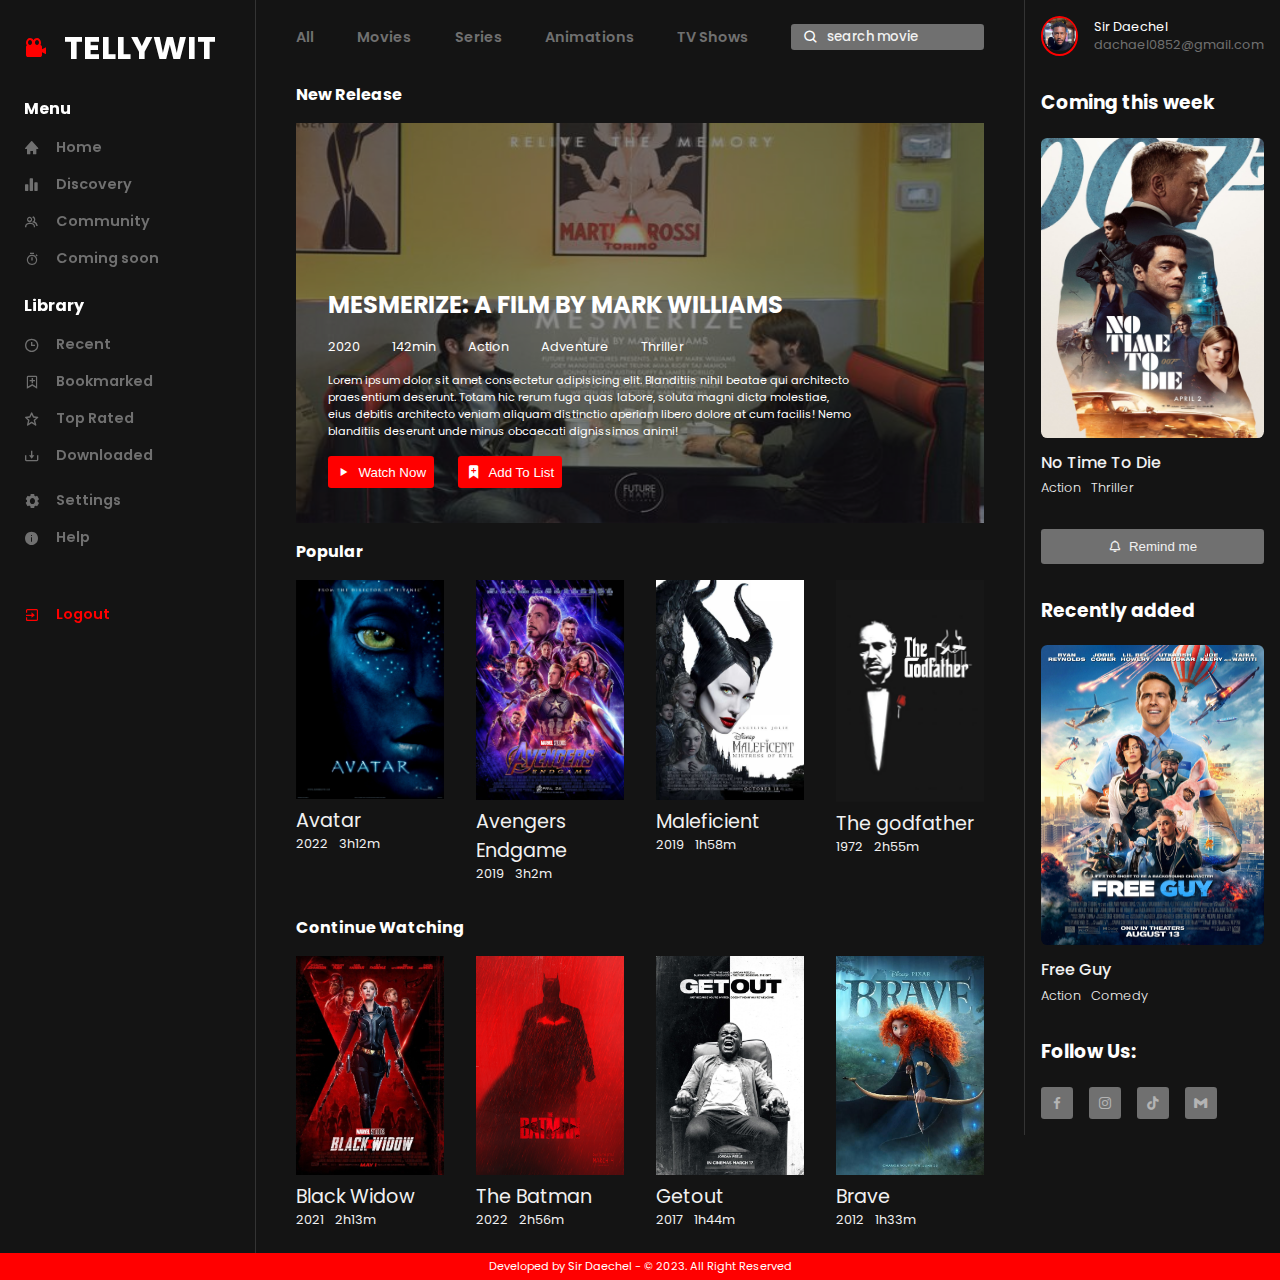
<file: index.html>
<!DOCTYPE html>
<html lang="en">
<head>
    <meta charset="UTF-8">

    <meta http-equiv="X-UA-Compatible" content="IE=edge">

    <meta name="viewport" content="width=device-width, initial-scale=1.0">

    <!--========================= SWIPWER JS ===========================-->

    <link rel="stylesheet" href="https://cdn.jsdelivr.net/npm/swiper@10/swiper-bundle.min.css" />

    <!--========================== BOXICON ==========================-->
    <link rel="stylesheet" href="https://cdn.jsdelivr.net/npm/boxicons@latest/css/boxicons.min.css">

    <link rel="stylesheet" href="css/styles.css">

    <title>Movie Landing Page</title>
</head>

<body>

<main>
<!--========================== 1ST SECTION ==========================-->
    <!-- navbar -->
    <section class="navbar">

        <div class="navbar_to_fixed">


            <div class="header_btn">
    
                <i class='bx bx-menu toggle_menu'></i>
    
                <div class="logo">
                    <i class='bx bxs-camera-movie logoicon'></i>
                    <h1 class="title">tellywit</h1>
                </div>
    
                <div class="user_photo_nav_btn_header">
                    <img class="user_photo" src="images/photo (1).png" alt="user photo" srcset="">
                </div>
    
            </div>
            
            <div class="navbar_flex">
    
                <div class="navigation_btn">
        
                    <i class='bx bx-menu toggle_menu'></i>
        
                    <div class="logo">
                        <i class='bx bxs-camera-movie logoicon'></i>
                        <h1 class="title">tellywit</h1>
                    </div>
        
                    <!-- <div class="user_photo_nav_btn">
                        <img class="user_photo" src="images/photo (1).png" alt="user photo" srcset="">
                    </div> -->
        
                </div>
        
                <div class="nav">
        
                    <div class="nav_main">
        
        
                        <div class="nav_items">
        
                            <div class="nav1">
        
                                <h3 class="nav_title">Menu</h3>
        
                                <div class="nav_item">
                                    <i class='bx bxs-home'></i>
                                    <p class="nav_name">Home</p>
                                </div>
        
                                <div class="nav_item">
                                    <i class='bx bxs-bar-chart-alt-2'></i>
                                    <p class="nav_name">Discovery</p>
                                </div>
        
                                <div class="nav_item">
                                    <i class='bx bx-group'></i>
                                    <p class="nav_name">Community</p>
                                </div>
        
                                <div class="nav_item">
                                    <i class='bx bx-stopwatch'></i>
                                    <p class="nav_name">Coming soon</p>
                                </div>
        
                            </div>
        
                            <div class="nav2">
        
                                <h3 class="nav_title">Library</h3>
                                        
                                <div class="nav_item">
                                    <i class='bx bx-time'></i>
                                    <p class="nav_name">Recent</p>
                                </div>
        
                                <div class="nav_item">
                                    <i class='bx bx-bookmark-plus'></i>
                                    <p class="nav_name">Bookmarked</p>
                                </div>
        
                                <div class="nav_item">
                                    <i class='bx bx-star'></i>
                                    <p class="nav_name">Top Rated</p>
                                </div>
        
                                <div class="nav_item">
                                    <i class='bx bx-download' ></i>
                                    <p class="nav_name">Downloaded</p>
                                </div>
        
                            </div>
        
                            <div class="nav3">
        
                                <div class="nav_item">
                                    <i class='bx bxs-cog'></i>
                                    <p class="nav_name">Settings</p>
                                </div>
        
                                <div class="nav_item">
                                    <i class='bx bxs-info-circle'></i>
                                    <p class="nav_name">Help</p>
                                </div>
        
                            </div>
        
                        </div>
        
                    </div>
        
                    <div class="nav_footer">
                        <i class='bx bx-exit'></i>
                        <p class="logout">Logout</p>
                    </div>
    
                    <i class='bx bx-x close'></i>
        
                </div>
    
    
            </div>

        </div>

    </section>


<!--========================== 2ND SECTION ==========================-->

<!--============== CATEGORY ================-->

    <section class="category">

        <div class="category_container">

            <div class="category_main">
                <p class="all_cate cate_title">All</p>
                <p class="movies_cate cate_title">Movies</p>
                <p class="series_cate cate_title">Series</p>
                <p class="anime_cate cate_title">Animations</p>
                <p class="shows_cate cate_title">TV Shows</p>
                <form action="" class="searchbar" id="search-bar">
                    <div class="search_input_content">
                        <i class='bx bx-search searchicon'></i>
                        <input class="searchinput" type="text" placeholder="search movie">
                    </div>
                    <i class='bx bx-x searchclose'></i>
                </form>
            </div>

<!--=========== HERO SECTION =================-->

            <h3 class="new_release">New Release</h3>

            <div class="heroimg">

                <div class="overlay">

                    <img class="hero_img" src="images/photo (12).jpg" alt="hero image" srcset="">
                
                </div>

                <div class="hero_content">

                    <p class="hero_title">mesmerize: a film by mark williams</p>

                    <div class="herodetails">
                        <p class="hero_year">2020</p>
                        <p class="hero_duration">142min</p>
                        <p class="hero_genre1">action</p>
                        <p class="genre2">adventure</p>
                        <p class="hero_genre3">thriller</p>
                    </div>

                    <p class="hero_info">Lorem ipsum dolor sit amet consectetur adipisicing elit. Blanditiis nihil beatae qui architecto praesentium deserunt. Totam hic rerum fuga quas labore, soluta magni dicta molestiae, eius debitis architecto veniam aliquam distinctio aperiam libero dolore at cum facilis! Nemo blanditiis deserunt unde minus obcaecati dignissimos animi!</p>

                    <div class="herobtns">

                        <button class="herobtn1 herobtn">
                            <i class='bx bx-play hero_play_btn'></i>
                            <p>Watch Now</p>
                        </button>

                        <button class="herobtn2 herobtn">
                            <i class='bx bxs-bookmark-plus hero_bookmark_btn'></i>
                            <p>Add To List</p>
                        </button>

                    </div>

                </div>

            </div>


<!--============== MOVIE LIST ================-->


            <div class="popular">

                <h3 class="popular_title">Popular</h3>

                <div class="movie_list" id="movielist">

                    <!-- <div class="movie_list_container" id="movie-list-container">

                        <img class="movie_thumbnail" id="movie-thumbnail" src="images/Avatar.jpg" alt="Avatar">

                        <p class="movie_list_title" id="movie-list-title">Avatar</p>

                        <div class="movie_list_info" id="movie-list-info">
                            <p class="year_of_release" id="year-of-release">2021</p>
                            <p class="movie_list_duration" id="movie-list-duration">3h12m</p>
                        </div>

                    </div> -->

                </div>

            </div>





            <div class="continue_watching">

                <h3 class="continue_watching_title">Continue watching</h3>

                <div class="movie_list" id="continue-watching">

                    <!-- <div class="movie_list_container" id="movie-list-container">

                        <img class="movie_thumbnail" id="movie-thumbnail" src="images/Avatar.jpg" alt="Avatar">

                        <p class="movie_list_title" id="movie-list-title">Avatar</p>

                        <div class="movie_list_info" id="movie-list-info">
                            <p class="year_of_release" id="year-of-release">2021</p>
                            <p class="movie_list_duration" id="movie-list-duration">3h12m</p>
                        </div>

                    </div> -->

                </div>

            </div>
            
        </div>

    </section>


<!--========================== 3RD SECTION ==========================-->



    <section class="user_rec">

        <div class="user_rec_container">

            <div class="usermain">

                <div class="user_photo_container">
                    <img class="user_photo" src="images/photo (1).png" alt="user photo" srcset="">
                </div>

                <div class="user_info">
                    <p class="user_name">Sir Daechel</p>
                    <p class="user_mail">dachael0852@gmail.com</p>
                </div>

            </div>

            <div class="coming_soon">
                <h3 class="coming_soon_title">Coming this week</h3>
                <img class="coming_soon_img" src="images/photo (2).png" alt="coming this week">
                <h4 class="coming_soon_movie_name">No Time To Die</h4>
                <div class="coming_soon_movie_info">
                    <p class="coming_soon_movie_info_genre">Action</p>
                    <p class="coming_soon_movie_info_genre">Thriller</p>
                </div>
            </div>

            <button class="remind_me">
                <i class='bx bx-bell'></i>
                <p class="remind_me_title">Remind me</p>
            </button>

            <div class="recently_added">
                <h3 class="recently_added_title">Recently added</h3>
                <img class="recently_added_img" src="images/photo (8).jpg" alt="recently added">
                <h4 class="recently_added_movie_name">Free Guy</h4>
                <div class="recently_added_movie_info">
                    <p class="recently_added_movie_info_genre">Action</p>
                    <p class="recently_added_movie_info_genre">Comedy</p>
                </div>
            </div>

            <div class="follow_us">
                <h3 class="follow_us_title">Follow Us:</h3>
                <div class="socials">
                    <i class='bx bxl-facebook social'></i>
                    <i class='bx bxl-instagram social'></i>
                    <i class='bx bxl-tiktok social'></i>
                    <i class='bx bxl-gmail social'></i>
                </div>
            </div>


        </div>

    </section>

    <div class="account_data">

        <div class="user_profile">
            <i class='bx bxs-user'></i>
            <div class="user_profile_name">Profile</div>
        </div>
    
        <div class="nav_item">
            <i class='bx bxs-cog'></i>
            <p class="nav_name">Settings</p>
        </div>
    
        <div class="nav_item">
            <i class='bx bxs-info-circle'></i>
            <p class="nav_name">Help</p>
        </div>
    
        <div class="nav_footer_in_account_data">
            <i class='bx bx-exit'></i>
            <p class="logout">Logout</p>
        </div>

        <i class='bx bx-x account_close'></i>

    </div>

</main>


<footer>
    <div class="copyright">
        <p class="copyright_text">Developed by Sir Daechel - &copy; 2023. All Right Reserved</p>
    </div>
</footer>


<!-- js script -->
    <script src="javascript/app.js"></script>

    <script src="https://cdn.jsdelivr.net/npm/swiper@10/swiper-bundle.min.js"></script>

</body>
</html>
</file>
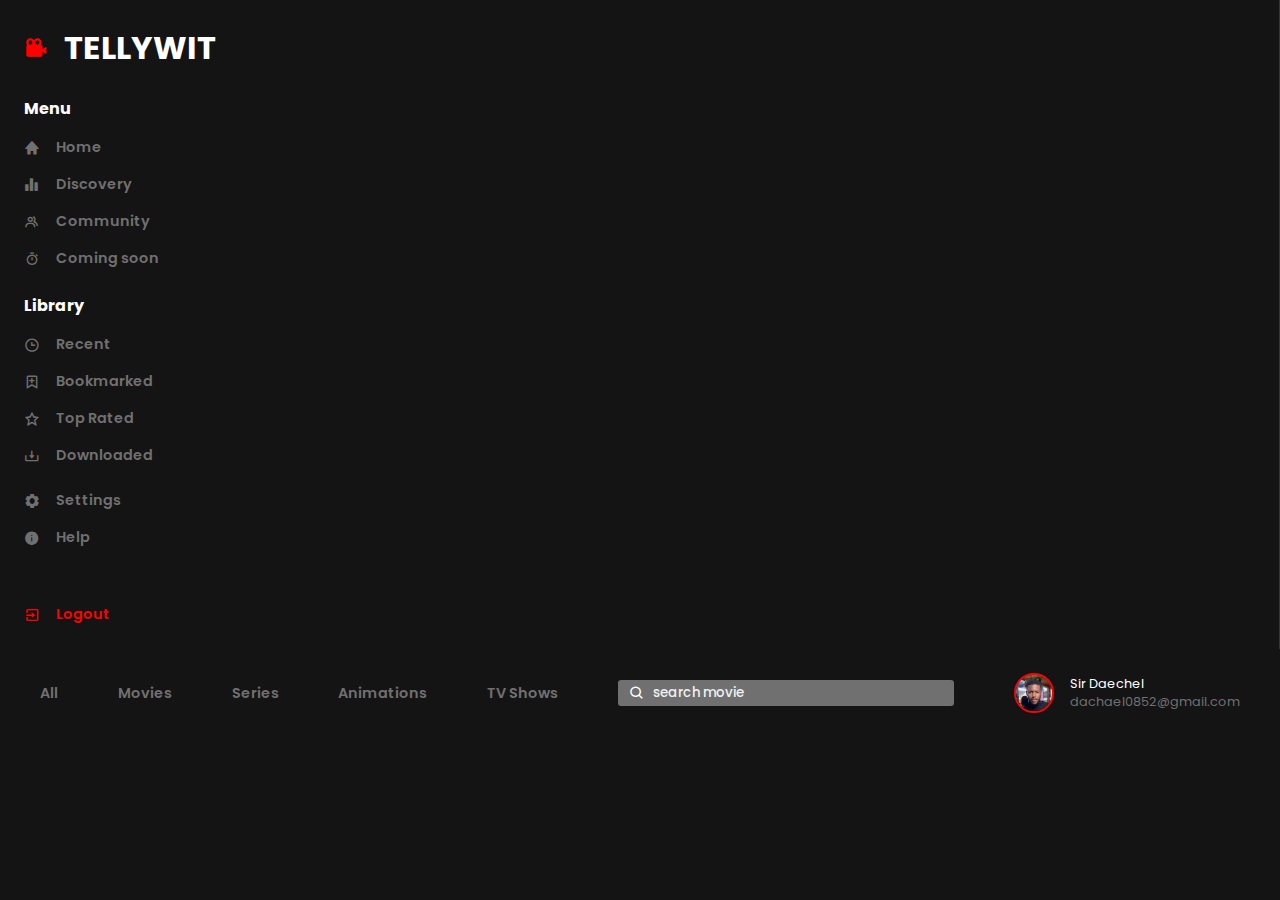
<file: moviepage.html>
<!DOCTYPE html>
<html lang="en">
<head>
    <meta charset="UTF-8">

    <meta http-equiv="X-UA-Compatible" content="IE=edge">

    <meta name="viewport" content="width=device-width, initial-scale=1.0">

    <!--========================== BOXICON ==========================-->
    <link rel="stylesheet" href="https://cdn.jsdelivr.net/npm/boxicons@latest/css/boxicons.min.css">

    <link rel="stylesheet" href="css/styles.css">

    <title>Movie View Page</title>

</head>
<body>

    <wrapper>

        <!--========================== 1ST SECTION ==========================-->
            <!-- navbar -->
            <section class="navbar">
        
                <div class="nav_container">
        
                    <div class="nav">
        
                        <div class="nav_main">
        
                            <div class="logo">
                                <i class='bx bxs-camera-movie logoicon'></i>
                                <h1 class="title">tellywit</h1>
                            </div>
        
                            <div class="nav_items">
        
                                <div class="nav1">
        
                                    <h3 class="nav_title">Menu</h3>
        
                                    <div class="nav_item">
                                        <i class='bx bxs-home'></i>
                                        <p class="nav_name">Home</p>
                                    </div>
        
                                    <div class="nav_item">
                                        <i class='bx bxs-bar-chart-alt-2'></i>
                                        <p class="nav_name">Discovery</p>
                                    </div>
        
                                    <div class="nav_item">
                                        <i class='bx bx-group'></i>
                                        <p class="nav_name">Community</p>
                                    </div>
        
                                    <div class="nav_item">
                                        <i class='bx bx-stopwatch'></i>
                                        <p class="nav_name">Coming soon</p>
                                    </div>
        
                                </div>
        
                                <div class="nav2">
        
                                    <h3 class="nav_title">Library</h3>
                                    
                                    <div class="nav_item">
                                        <i class='bx bx-time'></i>
                                        <p class="nav_name">Recent</p>
                                    </div>
        
                                    <div class="nav_item">
                                        <i class='bx bx-bookmark-plus'></i>
                                        <p class="nav_name">Bookmarked</p>
                                    </div>
        
                                    <div class="nav_item">
                                        <i class='bx bx-star'></i>
                                        <p class="nav_name">Top Rated</p>
                                    </div>
        
                                    <div class="nav_item">
                                        <i class='bx bx-download' ></i>
                                        <p class="nav_name">Downloaded</p>
                                    </div>
        
                                </div>
        
                                <div class="nav3">
        
                                    <div class="nav_item">
                                        <i class='bx bxs-cog'></i>
                                        <p class="nav_name">Settings</p>
                                    </div>
        
                                    <div class="nav_item">
                                        <i class='bx bxs-info-circle'></i>
                                        <p class="nav_name">Help</p>
                                    </div>
        
                                </div>
        
                            </div>
        
                        </div>
        
                        <div class="nav_footer">
                            <i class='bx bx-exit'></i>
                            <p class="logout">Logout</p>
                        </div>
        
                    </div>
        
                </div>
        
            </section>
        
        
        <!--========================== 2ND SECTION ==========================-->
        
        <!--============== CATEGORY ================-->
        
            <section class="category">
        
                <div class="category_container">
        
                    <div class="category_main">
                        <p class="all_cate cate_title">All</p>
                        <p class="movies_cate cate_title">Movies</p>
                        <p class="series_cate cate_title">Series</p>
                        <p class="anime_cate cate_title">Animations</p>
                        <p class="shows_cate cate_title">TV Shows</p>
                        <form action="" class="searchbar" id="search-bar">
                            <div class="search_input_content">
                                <i class='bx bx-search searchicon'></i>
                                <input class="searchinput" type="text" placeholder="search movie">
                            </div>
                            <i class='bx bx-x searchclose'></i>
                        </form>

                        <div class="usermain">

                            <div class="user_photo_container">
                                <img class="user_photo" src="images/photo (1).png" alt="user photo" srcset="">
                            </div>
            
                            <div class="user_info">
                                <p class="user_name">Sir Daechel</p>
                                <p class="user_mail">dachael0852@gmail.com</p>
                            </div>
            
                        </div>
                        
                    </div>

                </div>

            </section>

    </wrapper>
    
</body>
</html>
</file>
<file: css/styles.css>
/* ===================== GOOGLE FONTS ===================== */
@import url('https://fonts.googleapis.com/css2?family=Poppins:wght@300;400;500;600;700;800;900&display=swap');

@import url('https://fonts.googleapis.com/css2?family=Roboto:wght@300;400;500;700;900&family=Ubuntu:wght@300;400;500;700&display=swap');

@import url('https://fonts.googleapis.com/css2?family=Roboto:wght@300;400;500;700;900&family=Ubuntu:wght@300;400;500;700&display=swap');

/* ===================== VARIABLE CSS ===================== */
:root {

    /* ===================== COLOURS ===================== */
    --primary-colour: #141414;
    --title-colour:  rgb(255, 255, 255);
    --text-colour: rgb(241, 241, 241);
    --primary-icon-colour: #ff0000;
    --secondary-icon-colour: #ff3b22;
    --button-hover-colour: #a30000;
    --button-colour: #707070;
    --button-text-colour: #b4b4b4;
    --button-hover-colour-2: #444444;

    /* ===================== FONT AND TYPOGRAPHY ===================== */
    --title-font: 'Poppins', sans-serif;
    --button-font: 'Roboto', sans-serif;

    --nav-title-size: 1rem;
    --medium-size: 1.5rem;
    --mini-medium-size: 1.2rem;
    --category-size: 2rem;
    --nav-size: .9rem;
    --movie-title-size: .8rem;
    --movie-detail-size: .7rem;
    --smallest-size: .3rem;

    /* ===================== FONT WEIGHT ===================== */
    --font-weight-small: 300;
    --font-weight-medium: 400;
    --font-weight-bold: 500;
    --font-weight-bolder: 600;
    --font-weight-thick: 700;
    --font-weight-heavy: 900;

}

/* ===================== BASE ===================== */
* {
    box-sizing: border-box;
    padding: 0;
    margin: 0;
}

html {
    scroll-behavior: smooth;
}

body {
    background-color: var(--primary-colour);
    margin: 0;
    font-family: var(--title-font);
}

ul {
    list-style: none;
}

a {
    text-decoration: none;
}

img {
    max-width: 100%;
    height: auto;
}

button {
    cursor: pointer;
    border: none;
    outline: none;
}

main {
    display: grid;
    grid-template-columns: 20% 60% 20%;
}

/* wrapper {
    display: grid;
    grid-template-columns: 20% 80%;
} */








/* ===================== 1ST SECTION ===================== */

.navbar {
    border-right: 1px solid rgba(70, 70, 70, 0.644);
    position: relative;
    padding: 1.5rem 1.5rem;
}

.header_btn {
    display: none;
}

.navbar_flex {
    display: flex;
    flex-direction: column;
    gap: 1.5rem;
    position: fixed;
}

.nav {
    display: flex;
    flex-direction: column;
    gap: 3.5rem;
    max-width: auto;
}

.nav_main {
    display: flex;
    flex-direction: column;
    gap: 1.5rem;
}

.nav1,
.nav2,
.nav3 {
    display: flex;
    flex-direction: column;
    gap: 1rem;
}

.nav_item,
.nav_footer,
.logo,
.nav_footer_in_account_data,
.user_profile {
    display: flex;
    gap: 1rem;
    align-items: center;
}

.logo,
.nav_items {
    color: var(--title-colour);
}

.toggle_menu,
.user_photo_nav_btn_header {
    display: none;
}

.user_photo_nav_btn,
.user_photo_nav_btn_header {
    width: 2.5rem;
    height: 2.5rem;
    border: 2px solid var(--primary-icon-colour);
    border-radius: 50%;
    cursor: pointer;
}

.logoicon {
    font-size: var(--medium-size);
    color: var(--primary-icon-colour);
}

.close,
.account_close {
    display: none;
}

.toggle_menu, 
.close,
.account_close {
    font-size: var(--category-size);
    color: #fff
}

.nav_title {
    text-transform: capitalize;
    font-size: var(--nav-title-size);
}

.title {
    text-transform: uppercase;
}

.nav_items {
    display: flex;
    flex-direction: column;
    gap: 1.5rem;
}

.nav_item,
.nav_footer,
.nav_footer_in_account_data,
.user_profile {
    width: fit-content;
    color: var(--button-colour);
    cursor: pointer;
}

.nav_item:hover,
.user_profile:hover {
    color: var(--secondary-icon-colour);
    transition: .2s;
}

.nav_footer,
.nav_footer_in_account_data {
    color: var(--primary-icon-colour);
}

.nav_footer:hover,
.nav_footer_in_account_data:hover {
    color: var(--text-colour);
    transition: .2s;
}

.nav_name,
.logout,
.user_profile {
    font-size: var(--nav-size);
    font-weight: var(--font-weight-bolder);
}








/* ===================== 2ND SECTION ===================== */

.category_container {
    max-width: auto;
    padding: 1.5rem 2.5rem;
}

.category_main {
    display: flex;
    align-items: center;
    justify-content: space-between;
}

.cate_title {
    width: fit-content;
    color: var(--button-colour);
    cursor: pointer;
    font-size: var(--nav-size);
    font-weight: var(--font-weight-bolder);
}

.cate_title:hover {
    color: var(--secondary-icon-colour);
    text-decoration: 2px underline;
    transition: .2s;
}

.searchbar {
    width: 28%;
    display: flex;
    align-items: center;
    position: relative;
    background-color: var(--button-colour);
    padding: .2rem .7rem;
    border-radius: .2rem;
    color: var(--title-colour);
    font-family: var(--title-font);
}

.searchinput {
    background-color: transparent;
    font-family: var(--title-font);
    font-weight: 500;
    outline: none;
    border: none;
    color: var(--text-colour);
}

.searchinput::placeholder {
    color: var(--button-text);
}

.search_input_content {
    display: flex;
    align-items: center;
    gap: .5rem;
}

.searchclose {
    position: absolute;
    top: auto;
    bottom: auto;
    right: .4rem;
    display: none;
}

.searchicon,
.searchclose {
    cursor: pointer;
    color: var(--button-text);
}

.new_release,
.popular_title,
.continue_watching_title {
    text-transform: capitalize;
    font-size: var(--nav-title-size);
    color: var(--title-colour);
    margin-top: 2rem;
}

.popular {
    margin-bottom: 1.5rem;
}

.heroimg {
    position: relative;
    width: 100%;
    height: 400px;
    padding-top: 1rem;
}

.hero_img {
    width: 100%;
    height: 400px;
}

.overlay {
    opacity: 50%;
    background-color: var(--primary-colour);
}

.hero_content {
    display: flex;
    flex-direction: column;
    gap: 1rem;
    position: absolute;
    top: 45%;
    left: 0;
    color: var(--title-colour);
    z-index: 10;
    margin-left: 2rem;
}

.hero_title {
    text-transform: uppercase;
    font-size: var(--medium-size);
    font-weight: var(--font-weight-thick);
}

.herodetails {
    display: flex;
    align-items: center;
    gap: 2rem;
    font-size: var(--movie-title-size);
    text-transform: capitalize;
}

.hero_info {
    width: 80%;
    font-size: var(--movie-detail-size);
}

.herobtns {
    display: flex;
    align-items: center;
    gap: 1.5rem;
}

.herobtn {
    display: flex;
    align-items: center;
    gap: .4rem;
    padding: .5rem;
    border-radius: .2rem;
    background-color: var(--primary-icon-colour);
    color: var(--title-colour);
}

.herobtn:hover {
    background-color: var(--button-hover-colour);
    transition: .3s;
}

.hero_play_btn,
.hero_bookmark_btn {
    font-size: var(--nav-title-size);
}

.popular_title,
.continue_watching_title {
    margin-bottom: 1rem;
}

.movie_list {
    display: grid;
    grid-template-columns: repeat(4, 1fr);
    gap: 2rem;
}

.movie_thumbnail {
    width: 100%;
    cursor: pointer;
}

.movie_thumbnail:hover {
    transform: scale(1.1);
    transition: .3s
}

.movie_list_title {
    width: fit-content;
    font-size: var(--mini-medium-size);
    color: var(--text-colour);
    cursor: pointer;
}

.movie_list_title:hover {
    color: var(--button-colour);
    transition: .3s;
}

.movie_list_info {
    display: flex;
    align-items: center;
    gap: .7rem;
    font-size: var(--movie-title-size);
    color: var(--text-colour);
}






/* ===================== 3RD SECTION ===================== */

.user_rec_container {
    border-left: 1px solid rgba(70, 70, 70, 0.644);
    padding: 1rem;
}

.usermain {
    display: flex;
    align-items: center;
    gap: 1rem;
}

.user_photo_container {
    width: 2.5rem;
    height: 2.5rem;
    border: 2px solid var(--primary-icon-colour);
    border-radius: 50%;
    cursor: pointer;
}

.user_photo {
    border: 2px var(--primary-icon-colour);
}

.user_info {
    color: var(--title-colour);
    font-size: var(--movie-title-size);
}

.user_mail {
    color: var(--button-colour);
}

.coming_soon,
.recently_added,
.follow_us {
    margin-top: 2rem;
}

.coming_soon_title,
.recently_added_title,
.follow_us_title {
    color: var(--title-colour);
    margin-bottom: 1.3rem;
}

.coming_soon_img,
.recently_added_img {
    width: 100%;
    height: 300px;
    border-radius: .4rem;
}

.coming_soon_movie_name,
.recently_added_movie_name {
    color: var(--text-colour);
    margin-top: .3rem;
    font-weight: var(--font-weight-bold);
}

.coming_soon_movie_info,
.recently_added_movie_info {
    color: var(--text-colour);
    margin-top: .3rem;
    display: flex;
    gap: .6rem;
    font-size: var(--movie-title-size);
    font-weight: var(--font-weight-small);
}

.remind_me {
    width: 100%;
    cursor: pointer;
    padding: .6rem;
    background-color: var(--button-colour);
    color: var(--text-colour);
    display: flex;
    align-items: center;
    justify-content: center;
    gap: .5rem;
    margin-top: 2rem;
    border-radius: .2rem;
}

.remind_me:hover {
    background-color: var(--button-hover-colour-2);
    transition: .3s;
}

.socials {
    display: flex;
    align-items: center;
    gap: 1rem;
}

.social {
    padding: .5rem;
    background-color: var(--button-colour);
    color: var(--button-text-colour);
    font-size: var(--nav-title-size);
    border-radius: .2rem;
    cursor: pointer;
}

.social:hover {
    transition: .3s;
    background-color: var(--button-hover-colour-2);
    transform: scale(1.15);
    color: var(--secondary-icon-colour);
}

.account_data {
    display: none;
}




/* ===================== FOOTER ===================== */




.copyright {
    background-color: var(--primary-icon-colour);
    text-align: center;
    padding: .3rem;
}

.copyright_text {
    color: var(--title-colour);
    font-size: var(--movie-detail-size);
}














/* ========================= MEDIA QUARIES ========================= */


@media screen and (min-width: 50px) and (max-width: 950px) {

    main {
        max-width: 100%;
        display: block;
        grid-template-columns: 1fr;
        overflow: hidden;
    }


    .navbar {
        border: none;
    }

    .navbar_to_fixed {
        background-color: var(--primary-colour);
        position: fixed;
        top: 0;
        left: 0;
        right: 0;
        height: 5vh;
        z-index: 100;
    }

    .navbar_flex {
        position: relative;
        display: inline;
    }

    .header_btn {
        display: flex;
        align-items: center;
        justify-content: space-between;
        z-index: 50;
        background-color: #0a0a0a;
        padding: .6rem .6rem;
        border-radius: 1.5rem;
        box-shadow: 0px 5px 5px 0px rgba(0, 0, 0, 0.25);
        position: fixed;
        top: 3%;
        left: 0%;
        width: 100%;
        scale: .9;
    }

    .close {
        display: inline;
        position: absolute;
        right: 10%;
        top: 5.5%;
    }

    .account_close {
        display: inline;
        position: absolute;
        right: 10%;
        top: 10%;
    }

    .navigation_btn {
        display: none;
    }

    .nav {
        position: fixed;
        top: 0%;
        left: -100%;
        width: 100%;
        z-index: 1000;
        padding: 2rem 2rem;
        background-color: #070707f1;
        backdrop-filter: blur(10px);
        border-bottom-left-radius: 1.3rem;
        border-bottom-right-radius: 1.3rem;
    }

    .nav3,
    .nav_footer {
        display: none;
    }

    .account_data {
        display: flex;
        flex-direction: column;
        gap: 1rem;
        position: fixed;
        top: 0%;
        left: -100%;
        width: 100%;
        z-index: 1000;
        padding: 2rem 2rem;
        background-color: #070707f1;
        backdrop-filter: blur(10px);
        border-bottom-left-radius: 1.3rem;
        border-bottom-right-radius: 1.3rem;
        width: 100%;
    }

    /* show navigation */

    .show_nav {
        transition: .3s;
        left: 0%;
    }


    .toggle_menu,
    .user_photo_nav_btn_header {
        display: inline;
    }

    .nav_items {
        display: flex;
        flex-direction: column;
        gap: 1.5rem;
        margin-bottom: 1.5rem;
    }

    .nav_item {
        width: fit-content;
        color: var(--button-colour);
        cursor: pointer;
    }

    .heroimg {
        margin-top: 1rem;
    }

    .herodetails {
        flex-direction: column;
    }

    .movie_list {
        display: grid;
        grid-template-columns: 1fr;
        gap: 2rem;
    }




    .category {
        margin-top: 3rem;
    }

    /* .category_container {
        max-width: auto;
        padding: 1.5rem 2.5rem;
    } */

    .category_main {
        display: flex;
        flex-direction: row;
        gap: 1rem;
        align-items: center;
        justify-content: space-between;
        overflow: scroll;
    }

    .category_main::-webkit-scrollbar {
        display: none;
    }

    .searchbar {
        display: none;
    }

    .cate_title {
        background-color: #2c2c2c;
        border-radius: .6rem;
        padding: .3rem .5rem;
    }

    .shows_cate {
        min-width: fit-content;
    }

    .category_container {
        max-width: auto;
        padding: 1rem 1.5rem;
    }

    
    .heroimg {
        display: flex;
        align-items: center;
        height: 300px;
        overflow: hidden;
    }

    .hero_img {
        height: 300px;
    }

    .hero_content {
        flex-direction: column;
        gap: .7rem;
        top: 15%;
        margin-left: .8rem;
    }

    .hero_title {
        font-size: var(--nav-title-size);
    }

    .herodetails {
        flex-direction: row;
        gap: 1rem;
    }

    .hero_info {
        width: 95%;
        font-size: var(--movie-detail-size);
    }

    .herobtns {
        gap: 1.5rem;
    }

    .herobtn {
        padding: .3rem .4rem;
        font-size: .7rem;
    }



    .movie_list {
        display: flex;
        flex-direction: row;
        gap: 1.5rem;
        overflow: scroll;
    }

    .movie_list::-webkit-scrollbar {
        display: none;
    }
    
    .movie_thumbnail:hover {
        transform: scale(1);
    }

    .movie_thumbnail {
        height: 62%;
        border-top-left-radius: .3rem;
        border-top-right-radius: .3rem;
    }
    
    .movie_list_title {
        font-size: 1rem;
    }

    .usermain {
        display: none;
    }

    .user_rec_container {
        border: none;
        padding: 1rem 1.5rem;
    }

    .coming_soon_img,
    .recently_added_img {
        height: 450px;
    }

}






@media screen and (min-width: 297px) and (max-width: 362px) {

    .header_btn {
        padding: .4rem .6rem;
    }

    .user_photo_nav_btn_header {
        scale: .88;
    }

    .hero_content {
        top: 2.5%;
        gap: 1rem;
        scale: .9;
        margin: 0 auto;
    }

    .hero_title {
        font-size: 1.3rem;
    }

    .herodetails {
        flex-direction: row;
        gap: .9rem;
        flex-wrap: wrap;
    }

    .hero_info {
        font-size: .8rem
    }

}








@media screen and (min-width: 500px) and (max-width: 550px) {

    .heroimg {
        margin-top: 1.3rem;
    }

    .hero_img {
        width: 500px;
    }

    .hero_content {
        top: 15%;
        gap: 1rem;
    }

    .hero_title {
        font-size: 1.3rem;
    }

    .herodetails {
        flex-direction: row;
        gap: .9rem;
        flex-wrap: wrap;
    }

    .hero_info {
        font-size: .8rem
    }

    .movie_list {
        display: grid;
        grid-template-columns: repeat(4, 1fr);
        gap: 1.5rem;
        overflow: scroll;
    }

    .movie_thumbnail {
        height: 65%;
    }

    .coming_soon_img,
    .recently_added_img {
        height: 650px;
    }

}





@media screen and (min-width: 767px) and (max-width: 915px) {

    .header_btn {
        padding: 1.5rem;
        border-radius: 5rem;
    }

    .user_photo_nav_btn_header {
        scale: 1.4;
    }

    .logo {
        font-size: .8rem;
        gap: .8rem;
        scale: 1.4;
    }

    .toggle_menu {
        scale: 1.4;
    }

    .navbar_to_fixed {
        height: 9.6vh;
        margin-bottom: 1rem;
    }

    .category_main {
        margin-top: 2.5rem;
        justify-content: center;
        gap: 3rem;
    }

    .cate_title {
        font-size: 1.1rem;
    }

    .hero_img {
        width: 1000px;
    }

    .hero_content {
        top: 9%;
        gap: 1.2rem;
    }

    .hero_title {
        font-size: 1.7rem;
    }

    .herodetails {
        font-size: 1rem;
    }

    .hero_info {
        font-size: .9rem;
    }

    .herobtn {
        font-size: 1rem;
    }

    .hero_play_btn,
    .hero_bookmark_btn {
        font-size: 1.3rem;
    }

    .movie_list {
        display: grid;
        grid-template-columns: repeat(4,1fr);
        height: 350px;
    }

    .coming_soon,
    .remind_me,
    .recently_added {
        display: none;
    }

}








@media screen and (max-width: 295px) {

    .header_btn {
        padding: .4rem .6rem;
    }

    .user_photo_nav_btn_header {
        scale: .88;
    }

    .logo {
        font-size: .8rem;
        gap: .8rem;
    }


    .cate_title {
        font-size: .7rem;
    }

    .hero_content {
        top: 3%;
        gap: .5rem;
        scale: .9;
        margin: 0 auto;
    }

    .hero_title {
        font-size: .9rem;
    }

    .herodetails {
        flex-direction: row;
        gap: .7rem;
        flex-wrap: wrap;
    }

    .heroimg {
        margin-top: 1rem;
    }

    .hero_info {
        font-size: .68rem
    }

    .movie_list_title {
        font-size: .8rem;
    }

    .coming_soon_img,
    .recently_added_img {
        height: 260px;
    }

}
</file>
